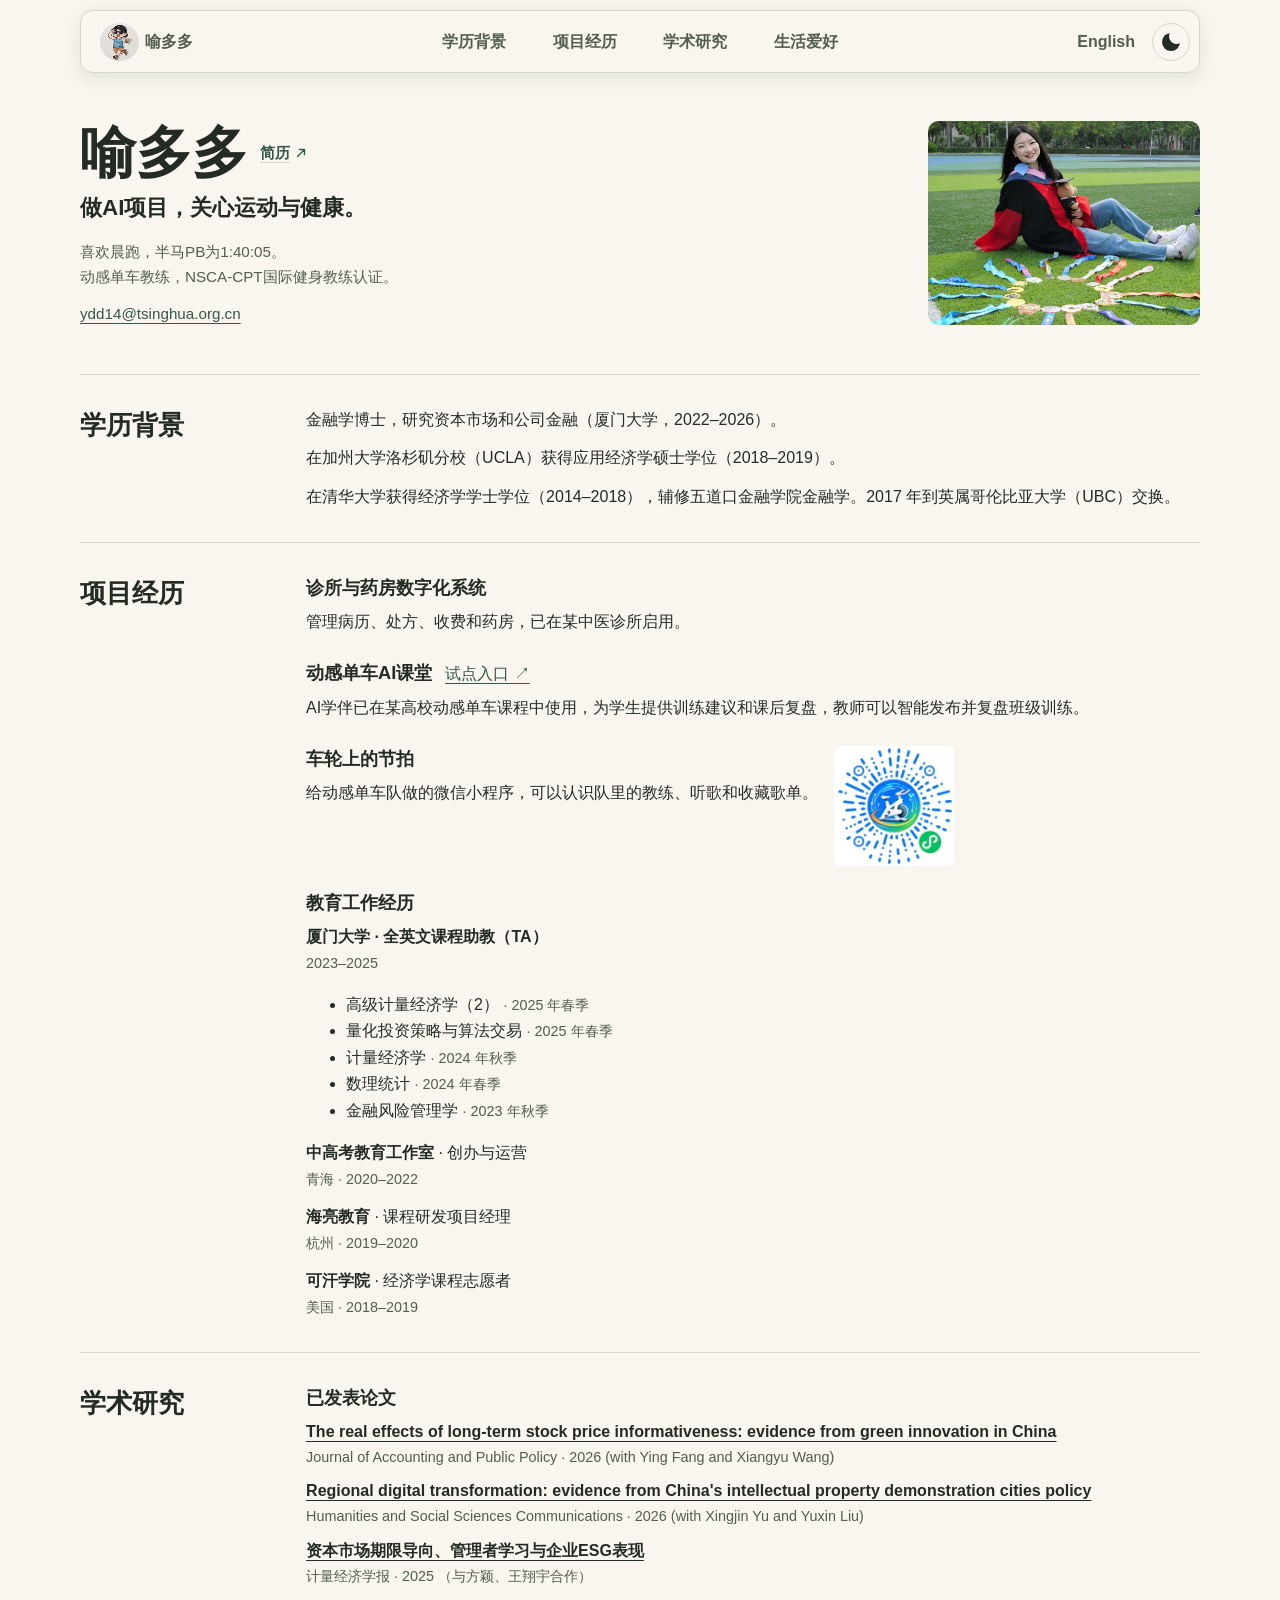
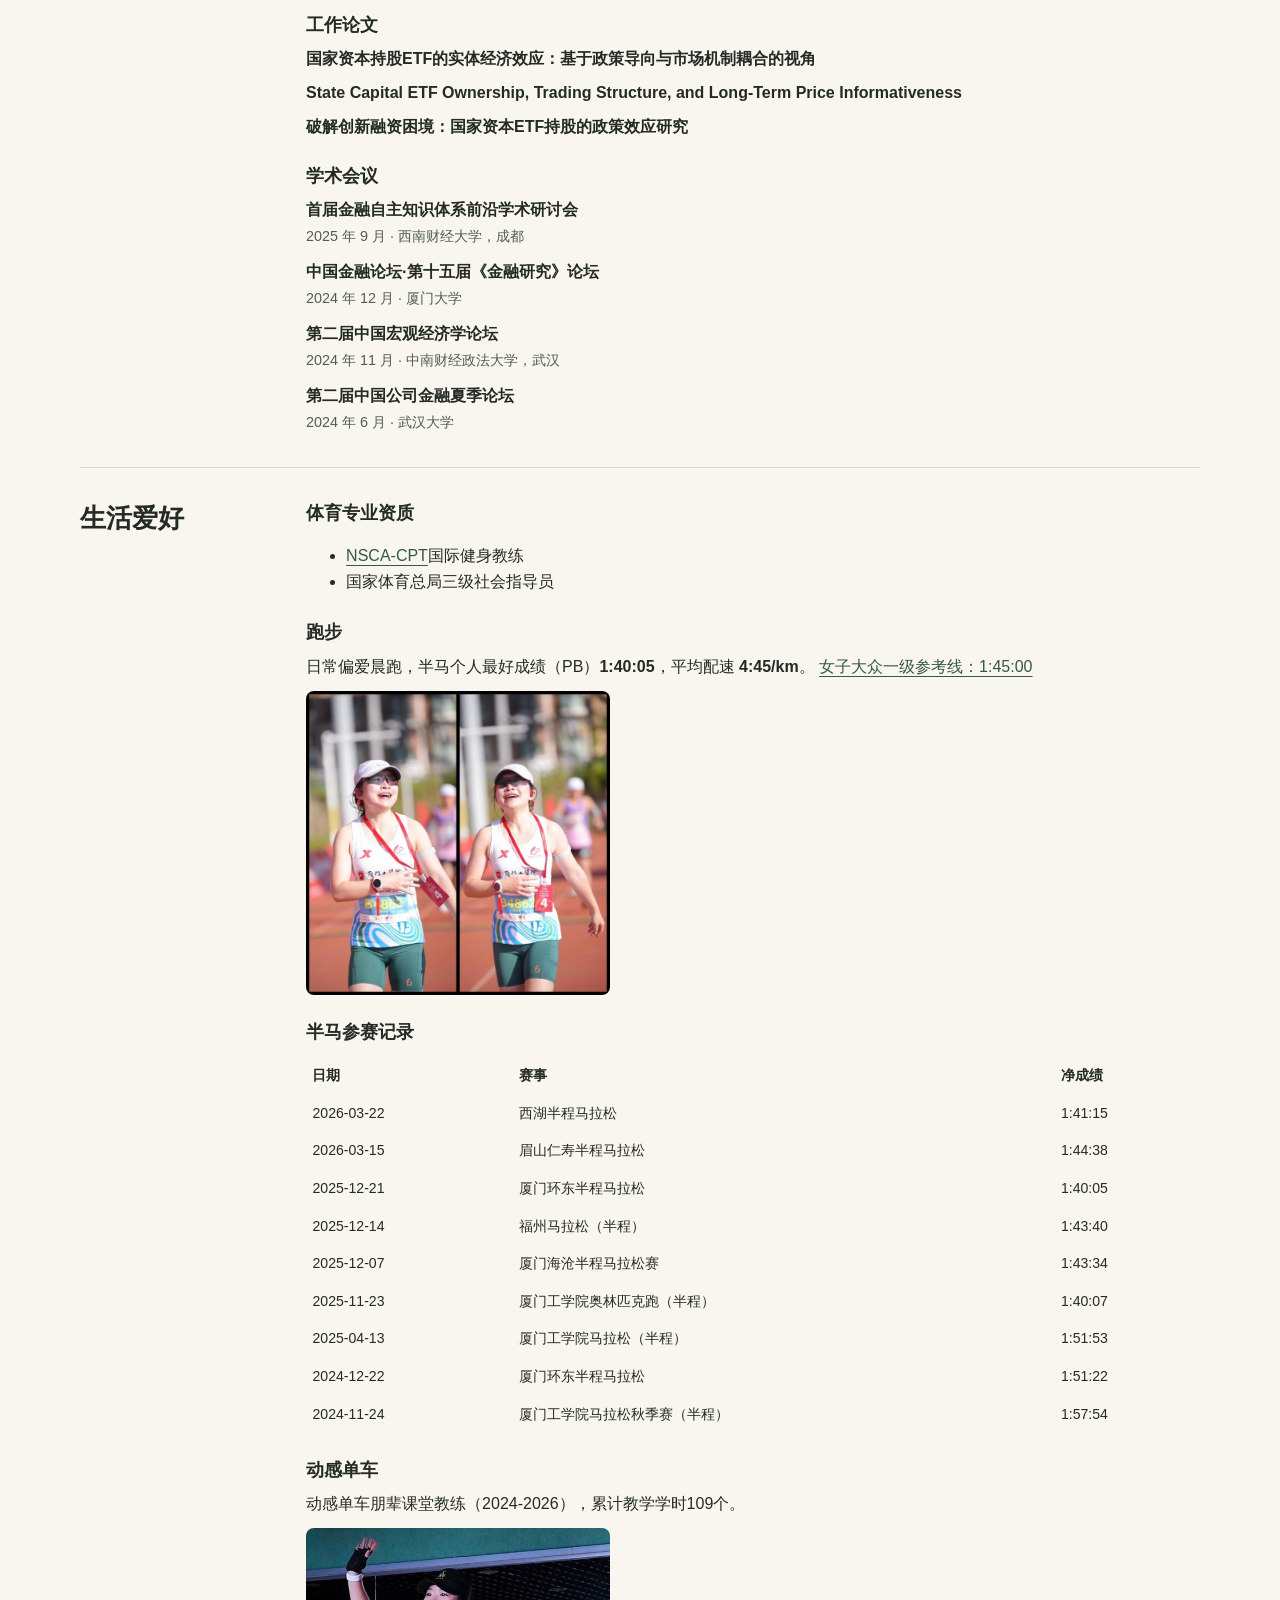
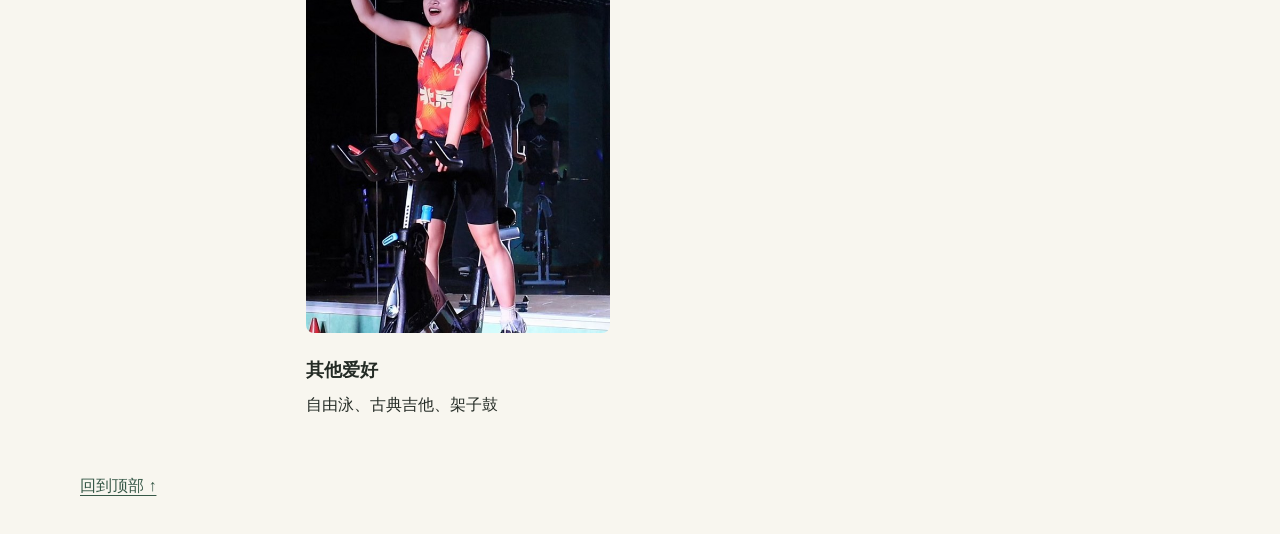
<file: index.html>
<!doctype html>
<html lang="zh-CN">
<meta charset="utf-8">
<meta name="viewport" content="width=device-width,initial-scale=1">
<title>喻多多（Duoduo Yu）｜个人主页</title>
<meta name="description" content="喻多多的个人主页。研究资本市场与公司金融，记录动感单车 AI 课堂、诊所与药房数字化系统，以及跑步和运动经历。">
<link rel="canonical" href="https://duoduoyu18.github.io/">
<link rel="alternate" hreflang="zh-CN" href="https://duoduoyu18.github.io/">
<link rel="alternate" hreflang="en" href="https://duoduoyu18.github.io/en.html">
<link rel="alternate" hreflang="x-default" href="https://duoduoyu18.github.io/">
<script type="application/ld+json">
{"@context":"https://schema.org","@type":"ProfilePage","url":"https://duoduoyu18.github.io/","mainEntity":{"@type":"Person","@id":"https://duoduoyu18.github.io/#duoduo-yu","name":"喻多多","alternateName":"Duoduo Yu","url":"https://duoduoyu18.github.io/"}}
</script>
<link rel="icon" type="image/png" sizes="64x64" href="assets/favicon.png">
<link rel="stylesheet" href="style.css?v=record-layout">
<script src="theme.js"></script>
<header><nav aria-label="主页导航"><a class="nav-name" href="#"><img class="nav-avatar" src="assets/avatar.jpg?v=b6f918be05" alt="" width="26" height="26">喻多多</a><div class="nav-links"><a href="#education">学历背景</a><a href="#projects">项目经历</a><a href="#research">学术研究</a><a href="#life">生活爱好</a>
  </div><div class="nav-controls"><a class="language-switch" href="en.html" hreflang="en" lang="en">English</a><button type="button" id="theme" aria-label="深色模式" aria-pressed="false" title="切换深浅外观"><span class="theme-icon" aria-hidden="true"></span></button></div>
</nav></header>
<main>
  <div class="hero"><div><div class="hero-intro"><div class="hero-heading"><h1>喻多多</h1><a class="cv-link" href="assets/DuoduoYu-CV-Full.pdf?v=97f9477d3b"><span>简历</span><svg aria-hidden="true" viewBox="0 0 16 16" width="14" height="14" fill="none" stroke="currentColor" stroke-width="1.5" stroke-linecap="round" stroke-linejoin="round"><path d="M4 12 12 4M6 4h6v6"/></svg></a></div>
    <p class="hero-tagline">做AI项目，关心运动与健康。</p></div>
    <p class="hero-note">喜欢晨跑，半马PB为1:40:05。<br><span class="hero-credential">动感单车教练，NSCA-CPT<span class="credential-name">国际健身教练认证。</span></span></p>
    <div class="hero-links"><a href="mailto:ydd14@tsinghua.org.cn">ydd14@tsinghua.org.cn</a></div></div><img src="assets/portrait.jpg?v=8b09a6f9ad" width="1080" height="810" fetchpriority="high" alt="喻多多的肖像"></div>
  <section id="education">
    <h2>学历背景</h2><div class="section-content">
    <div class="education-list">
      <p>金融学博士，研究资本市场和公司金融（厦门大学，2022–2026）。</p>
      <p>在加州大学洛杉矶分校（UCLA）获得应用经济学硕士学位（2018–2019）。</p>
      <p>在清华大学获得经济学学士学位（2014–2018），辅修五道口金融学院金融学。2017 年到英属哥伦比亚大学（UBC）交换。</p>
    </div></div>
  </section>
  <section id="projects">
    <h2>项目经历</h2><div class="section-content">
    <article><h3>诊所与药房数字化系统</h3><p>管理病历、处方、收费和药房，已在某中医诊所启用。</p></article>
    <article><div class="project-heading"><h3>动感单车AI课堂</h3><a href="https://pilot.chuangnh.cn/pilot">试点入口 ↗</a></div><p>AI学伴已在某高校动感单车课程中使用，为学生提供训练建议和课后复盘，教师可以智能发布并复盘班级训练。</p></article>
    <article class="mini-project"><div><h3>车轮上的节拍</h3><p>给动感单车队做的微信小程序，可以认识队里的教练、听歌和收藏歌单。</p></div><img class="mini-code" src="assets/cycling-code.jpg" alt="车轮上的节拍微信小程序码" width="258" height="258" loading="lazy" decoding="async"></article>
    <div class="subsection"><h3>教育工作经历</h3>
      <p class="record"><strong>厦门大学 · 全英文课程助教（TA）</strong><span class="meta"><span class="record-date">2023–2025</span></span></p>
      <ul>
        <li>高级计量经济学（2） <span class="meta">· 2025 年春季</span></li>
        <li>量化投资策略与算法交易 <span class="meta">· 2025 年春季</span></li>
        <li>计量经济学 <span class="meta">· 2024 年秋季</span></li>
        <li>数理统计 <span class="meta">· 2024 年春季</span></li>
        <li>金融风险管理学 <span class="meta">· 2023 年秋季</span></li>
      </ul>
      <p class="record"><strong>中高考教育工作室</strong> · 创办与运营<span class="meta">青海 · <span class="record-date">2020–2022</span></span></p>
      <p class="record"><strong>海亮教育</strong> · 课程研发项目经理<span class="meta">杭州 · <span class="record-date">2019–2020</span></span></p>
      <p class="record"><strong>可汗学院</strong> · 经济学课程志愿者<span class="meta">美国 · <span class="record-date">2018–2019</span></span></p>
    </div></div>
  </section>
  <section id="research">
    <h2>学术研究</h2><div class="section-content">
    <div class="research-group"><h3>已发表论文</h3>
    <article class="research-entry"><p class="paper-title"><a href="https://doi.org/10.1016/j.jaccpubpol.2026.107481">The real effects of long-term stock price informativeness: evidence from green innovation in China</a></p><p class="meta">Journal of Accounting and Public Policy · 2026 (with Ying Fang and Xiangyu Wang)</p></article>
    <article class="research-entry"><p class="paper-title"><a href="https://doi.org/10.1057/s41599-026-08587-w">Regional digital transformation: evidence from China's intellectual property demonstration cities policy</a></p><p class="meta">Humanities and Social Sciences Communications · 2026 (with Xingjin Yu and Yuxin Liu)</p></article>
    <article class="research-entry"><p class="paper-title"><a href="https://doi.org/10.12012/CJoE2025-0323">资本市场期限导向、管理者学习与企业ESG表现</a></p><p class="meta">计量经济学报 · 2025 （与方颖、王翔宇合作）</p></article>
    </div>
    <div class="subsection research-group"><h3>工作论文</h3><p class="paper-title">国家资本持股ETF的实体经济效应：基于政策导向与市场机制耦合的视角</p><p class="paper-title">State Capital ETF Ownership, Trading Structure, and Long-Term Price Informativeness</p><p class="paper-title">破解创新融资困境：国家资本ETF持股的政策效应研究</p></div>
    <div class="subsection research-group conference-list"><h3>学术会议</h3>
      <p class="record"><strong>首届金融自主知识体系前沿学术研讨会</strong><span class="meta"><span class="record-date">2025 年 9 月</span> · 西南财经大学，成都</span></p>
      <p class="record"><strong>中国金融论坛·第十五届《金融研究》论坛</strong><span class="meta"><span class="record-date">2024 年 12 月</span> · 厦门大学</span></p>
      <p class="record"><strong>第二届中国宏观经济学论坛</strong><span class="meta"><span class="record-date">2024 年 11 月</span> · 中南财经政法大学，武汉</span></p>
      <p class="record"><strong>第二届中国公司金融夏季论坛</strong><span class="meta"><span class="record-date">2024 年 6 月</span> · 武汉大学</span></p>
    </div></div>
  </section>
  <section id="life">
    <h2>生活爱好</h2><div class="section-content">
    <article><h3>体育专业资质</h3><ul><li><a href="https://nsca.com.cn/certifications">NSCA-CPT</a>国际健身教练</li><li>国家体育总局三级社会指导员</li></ul></article>
    <article><h3>跑步</h3><p>日常偏爱晨跑，半马个人最好成绩（PB）<strong>1:40:05</strong>，平均配速 <strong>4:45/km</strong>。 <a href="https://www.gagarun.com/zh/blog/half-marathon-average-time-by-age-chart#:~:text=%E5%A5%B3%E5%AD%90%E7%B2%BE%E8%8B%B1%E7%BA%A7">女子大众一级参考线：1:45:00</a></p><img class="activity-photo" src="assets/running.jpg?v=bd28b803ec" alt="喻多多在半马赛场" width="760" height="760" loading="lazy" decoding="async">
    <div class="subsection"><h3>半马参赛记录</h3><table><thead><tr><th>日期</th><th>赛事</th><th>净成绩</th></tr></thead><tbody>
    <tr><td>2026-03-22</td><td>西湖半程马拉松</td><td>1:41:15</td></tr>
    <tr><td>2026-03-15</td><td>眉山仁寿半程马拉松</td><td>1:44:38</td></tr>
    <tr><td>2025-12-21</td><td>厦门环东半程马拉松</td><td>1:40:05</td></tr>
    <tr><td>2025-12-14</td><td>福州马拉松（半程）</td><td>1:43:40</td></tr>
    <tr><td>2025-12-07</td><td>厦门海沧半程马拉松赛</td><td>1:43:34</td></tr>
    <tr><td>2025-11-23</td><td>厦门工学院奥林匹克跑（半程）</td><td>1:40:07</td></tr>
    <tr><td>2025-04-13</td><td>厦门工学院马拉松（半程）</td><td>1:51:53</td></tr>
    <tr><td>2024-12-22</td><td>厦门环东半程马拉松</td><td>1:51:22</td></tr>
    <tr><td>2024-11-24</td><td>厦门工学院马拉松秋季赛（半程）</td><td>1:57:54</td></tr>
    </tbody></table></div></article>
    <article><h3>动感单车</h3><p>动感单车朋辈课堂教练（2024-2026），累计教学学时109个。</p><img class="activity-photo" src="assets/cycling.jpg?v=d83d3caaaf" alt="喻多多带领动感单车课" width="570" height="760" loading="lazy" decoding="async"></article>
    <article><h3>其他爱好</h3><p>自由泳、古典吉他、架子鼓</p></article></div>
  </section>
</main>
<footer><a href="#">回到顶部 ↑</a></footer>
</html>
</file>
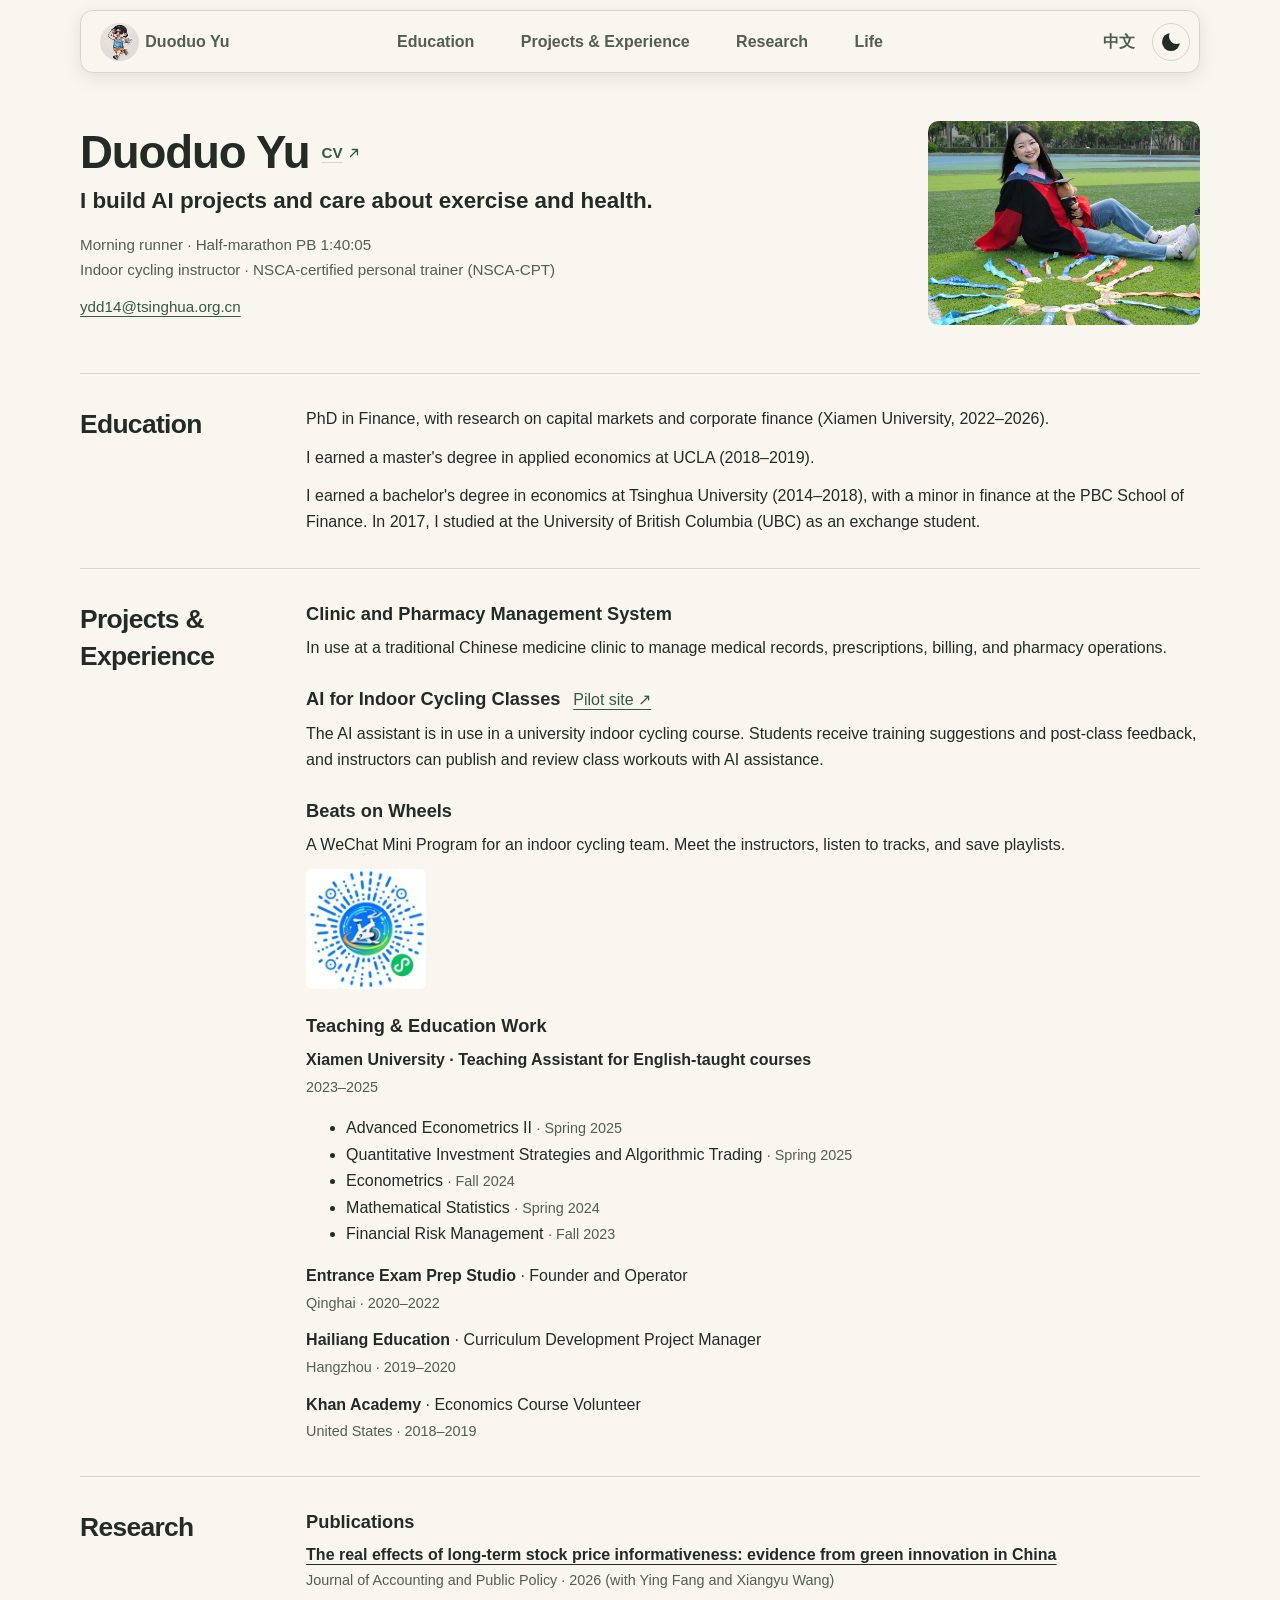
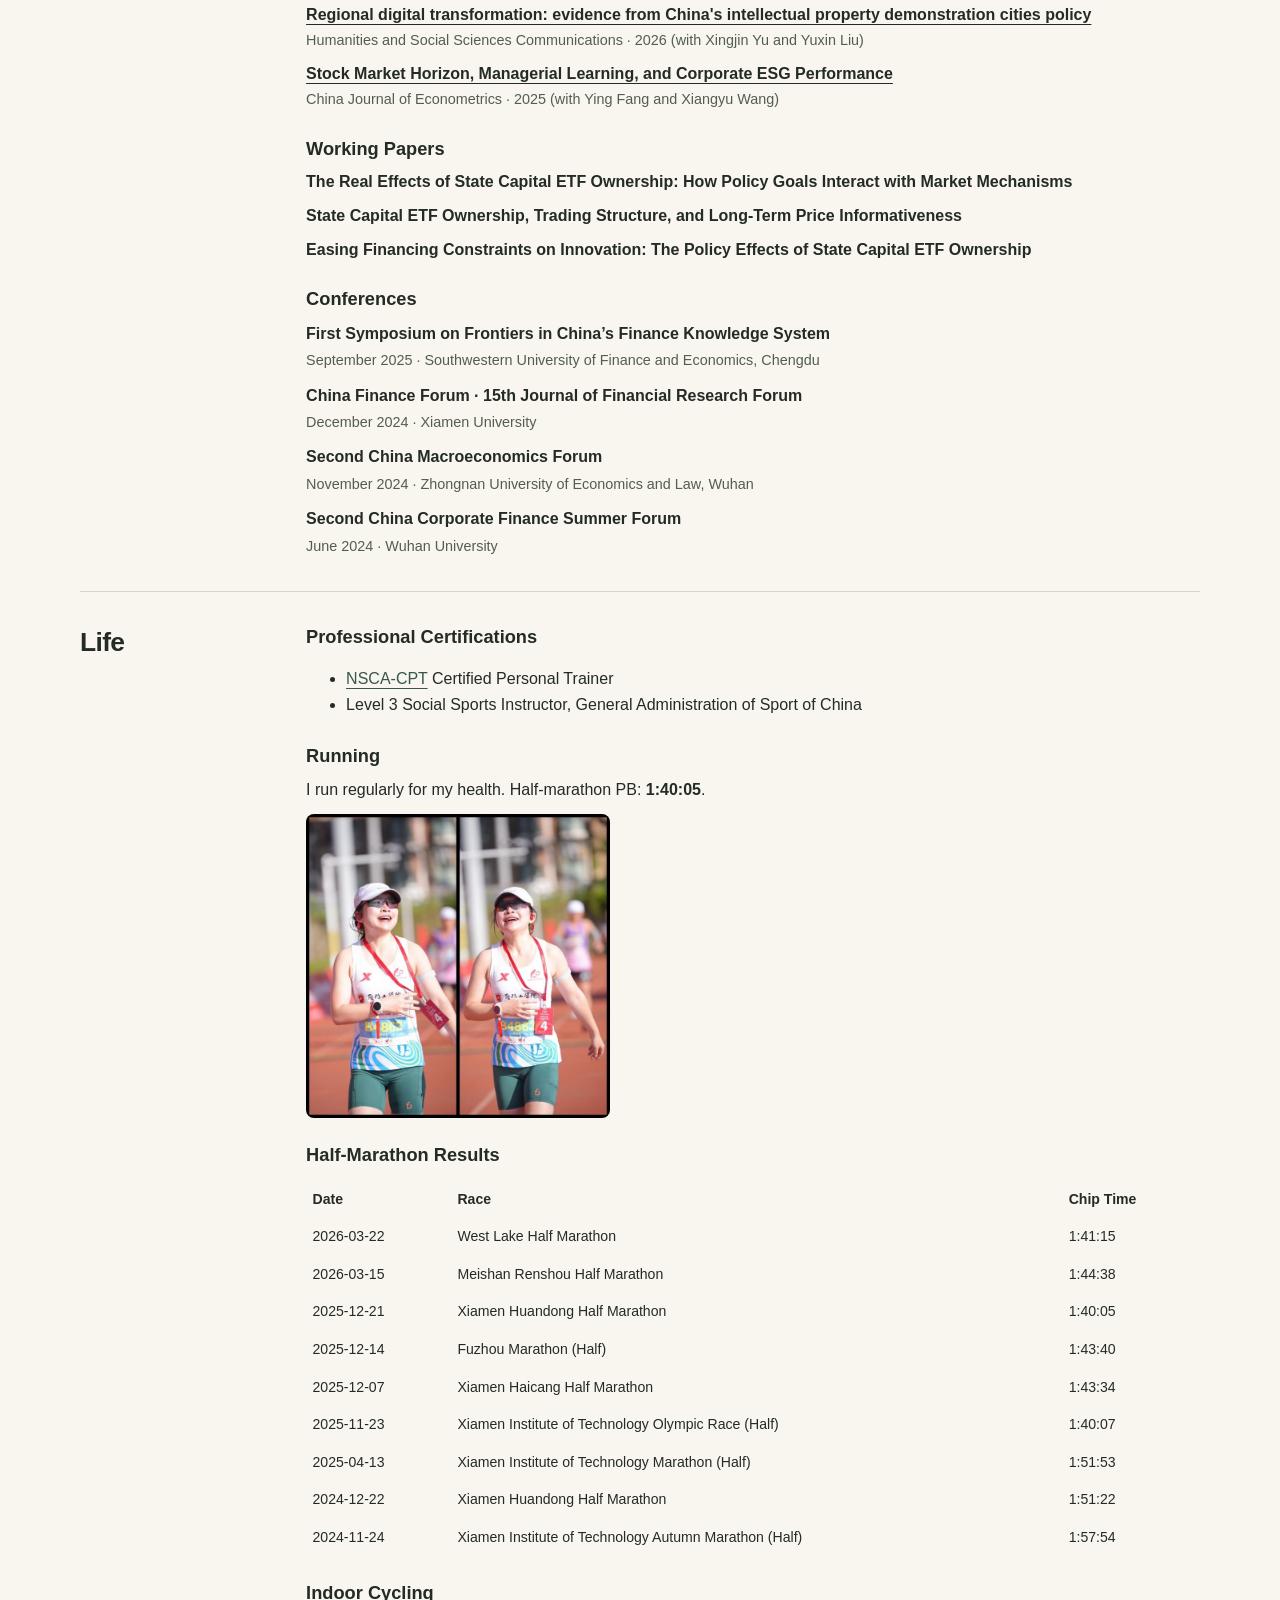
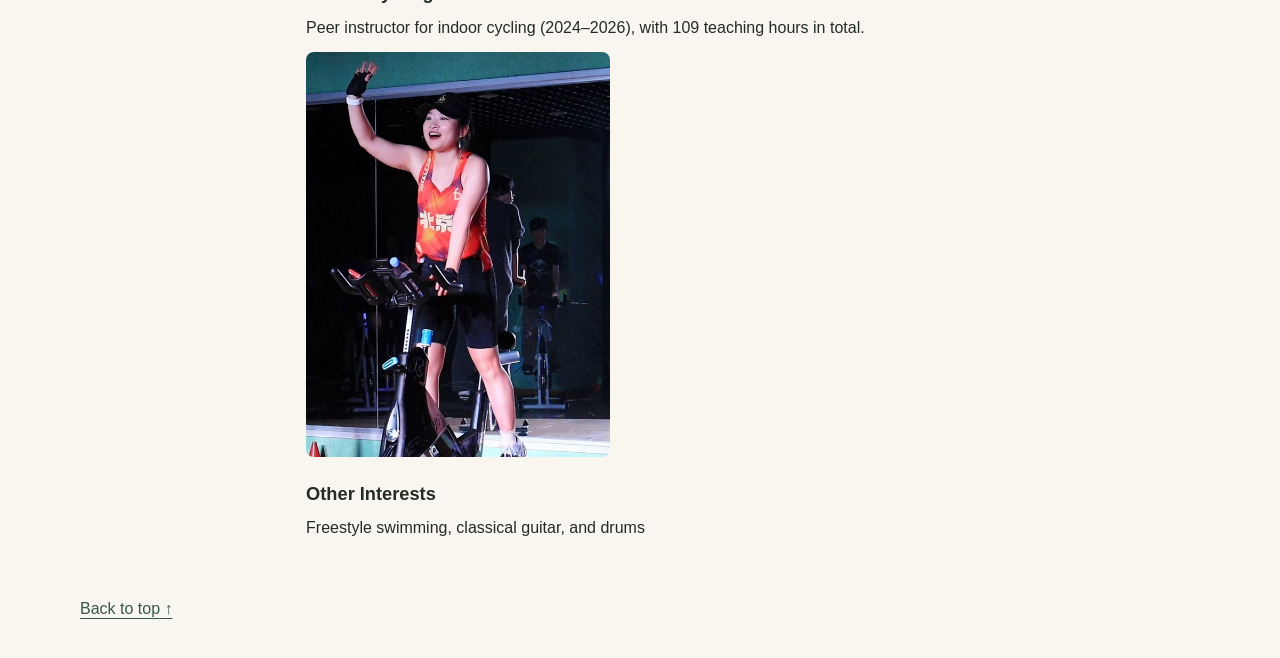
<file: en.html>
<!doctype html>
<html lang="en">
<meta charset="utf-8">
<meta name="viewport" content="width=device-width,initial-scale=1">
<title>Duoduo Yu (喻多多) | Personal Website</title>
<meta name="description" content="Personal website of Duoduo Yu (喻多多), covering finance research, AI and software projects, and running.">
<link rel="canonical" href="https://duoduoyu18.github.io/en.html">
<link rel="alternate" hreflang="zh-CN" href="https://duoduoyu18.github.io/">
<link rel="alternate" hreflang="en" href="https://duoduoyu18.github.io/en.html">
<link rel="alternate" hreflang="x-default" href="https://duoduoyu18.github.io/">
<script type="application/ld+json">
{"@context":"https://schema.org","@type":"ProfilePage","url":"https://duoduoyu18.github.io/en.html","mainEntity":{"@type":"Person","@id":"https://duoduoyu18.github.io/#duoduo-yu","name":"喻多多","alternateName":"Duoduo Yu","url":"https://duoduoyu18.github.io/"}}
</script>
<link rel="icon" type="image/png" sizes="64x64" href="assets/favicon.png">
<link rel="stylesheet" href="style.css?v=record-layout">
<script src="theme.js"></script>
<header><nav aria-label="Main navigation"><a class="nav-name" href="#"><img class="nav-avatar" src="assets/avatar.jpg?v=b6f918be05" alt="" width="26" height="26">Duoduo Yu</a><div class="nav-links"><a href="#education">Education</a><a href="#projects">Projects & Experience</a><a href="#research">Research</a><a href="#life">Life</a>
  </div><div class="nav-controls"><a class="language-switch" href="index.html" hreflang="zh-CN" lang="zh-CN">中文</a><button type="button" id="theme" aria-label="Dark mode" aria-pressed="false" title="Toggle color theme"><span class="theme-icon" aria-hidden="true"></span></button></div>
</nav></header>
<main>
  <div class="hero"><div><div class="hero-intro"><div class="hero-heading"><h1>Duoduo Yu</h1><a class="cv-link" href="assets/DuoduoYu-CV-Full.pdf?v=97f9477d3b"><span>CV</span><svg aria-hidden="true" viewBox="0 0 16 16" width="14" height="14" fill="none" stroke="currentColor" stroke-width="1.5" stroke-linecap="round" stroke-linejoin="round"><path d="M4 12 12 4M6 4h6v6"/></svg></a></div>
    <p class="hero-tagline">I build AI projects and care about exercise and health.</p></div>
    <p class="hero-note">Morning runner · Half-marathon PB 1:40:05<br>Indoor cycling instructor · NSCA-certified personal trainer (NSCA-CPT)</p>
    <div class="hero-links"><a href="mailto:ydd14@tsinghua.org.cn">ydd14@tsinghua.org.cn</a></div></div><img src="assets/portrait.jpg?v=8b09a6f9ad" width="1080" height="810" fetchpriority="high" alt="Portrait of Duoduo Yu"></div>
  <section id="education">
    <h2>Education</h2><div class="section-content">
    <div class="education-list">
      <p>PhD in Finance, with research on capital markets and corporate finance (Xiamen University, 2022–2026).</p>
      <p>I earned a master's degree in applied economics at UCLA (2018–2019).</p>
      <p>I earned a bachelor's degree in economics at Tsinghua University (2014–2018), with a minor in finance at the PBC School of Finance. In 2017, I studied at the University of British Columbia (UBC) as an exchange student.</p>
    </div></div>
  </section>
  <section id="projects">
    <h2>Projects & Experience</h2><div class="section-content">
    <article><h3>Clinic and Pharmacy Management System</h3><p>In use at a traditional Chinese medicine clinic to manage medical records, prescriptions, billing, and pharmacy operations.</p></article>
    <article><div class="project-heading"><h3>AI for Indoor Cycling Classes</h3><a href="https://pilot.chuangnh.cn/pilot">Pilot site ↗</a></div><p>The AI assistant is in use in a university indoor cycling course. Students receive training suggestions and post-class feedback, and instructors can publish and review class workouts with AI assistance.</p></article>
    <article class="mini-project"><div><h3>Beats on Wheels</h3><p>A WeChat Mini Program for an indoor cycling team. Meet the instructors, listen to tracks, and save playlists.</p></div><img class="mini-code" src="assets/cycling-code.jpg" alt="WeChat Mini Program code for Beats on Wheels" width="258" height="258" loading="lazy" decoding="async"></article>
    <div class="subsection"><h3>Teaching & Education Work</h3>
      <p class="record"><strong>Xiamen University · Teaching Assistant for English-taught courses</strong><span class="meta"><span class="record-date">2023–2025</span></span></p>
      <ul>
        <li>Advanced Econometrics II <span class="meta">· Spring 2025</span></li>
        <li>Quantitative Investment Strategies and Algorithmic Trading <span class="meta">· Spring 2025</span></li>
        <li>Econometrics <span class="meta">· Fall 2024</span></li>
        <li>Mathematical Statistics <span class="meta">· Spring 2024</span></li>
        <li>Financial Risk Management <span class="meta">· Fall 2023</span></li>
      </ul>
      <p class="record"><strong>Entrance Exam Prep Studio</strong> · Founder and Operator<span class="meta">Qinghai · <span class="record-date">2020–2022</span></span></p>
      <p class="record"><strong>Hailiang Education</strong> · Curriculum Development Project Manager<span class="meta">Hangzhou · <span class="record-date">2019–2020</span></span></p>
      <p class="record"><strong>Khan Academy</strong> · Economics Course Volunteer<span class="meta">United States · <span class="record-date">2018–2019</span></span></p>
    </div></div>
  </section>
  <section id="research">
    <h2>Research</h2><div class="section-content">
    <div class="research-group"><h3>Publications</h3>
    <article class="research-entry"><p class="paper-title"><a href="https://doi.org/10.1016/j.jaccpubpol.2026.107481">The real effects of long-term stock price informativeness: evidence from green innovation in China</a></p><p class="meta">Journal of Accounting and Public Policy · 2026 (with Ying Fang and Xiangyu Wang)</p></article>
    <article class="research-entry"><p class="paper-title"><a href="https://doi.org/10.1057/s41599-026-08587-w">Regional digital transformation: evidence from China's intellectual property demonstration cities policy</a></p><p class="meta">Humanities and Social Sciences Communications · 2026 (with Xingjin Yu and Yuxin Liu)</p></article>
    <article class="research-entry"><p class="paper-title"><a href="https://doi.org/10.12012/CJoE2025-0323">Stock Market Horizon, Managerial Learning, and Corporate ESG Performance</a></p><p class="meta">China Journal of Econometrics · 2025 (with Ying Fang and Xiangyu Wang)</p></article>
    </div>
    <div class="subsection research-group"><h3>Working Papers</h3><p class="paper-title">The Real Effects of State Capital ETF Ownership: How Policy Goals Interact with Market Mechanisms</p><p class="paper-title">State Capital ETF Ownership, Trading Structure, and Long-Term Price Informativeness</p><p class="paper-title">Easing Financing Constraints on Innovation: The Policy Effects of State Capital ETF Ownership</p></div>
    <div class="subsection research-group conference-list"><h3>Conferences</h3>
      <p class="record"><strong>First Symposium on Frontiers in China’s Finance Knowledge System</strong><span class="meta"><span class="record-date">September 2025</span> · Southwestern University of Finance and Economics, Chengdu</span></p>
      <p class="record"><strong>China Finance Forum · 15th Journal of Financial Research Forum</strong><span class="meta"><span class="record-date">December 2024</span> · Xiamen University</span></p>
      <p class="record"><strong>Second China Macroeconomics Forum</strong><span class="meta"><span class="record-date">November 2024</span> · Zhongnan University of Economics and Law, Wuhan</span></p>
      <p class="record"><strong>Second China Corporate Finance Summer Forum</strong><span class="meta"><span class="record-date">June 2024</span> · Wuhan University</span></p>
    </div></div>
  </section>
  <section id="life">
    <h2>Life</h2><div class="section-content">
    <article><h3>Professional Certifications</h3><ul><li><a href="https://nsca.com.cn/certifications">NSCA-CPT</a> Certified Personal Trainer</li><li>Level 3 Social Sports Instructor, General Administration of Sport of China</li></ul></article>
    <article><h3>Running</h3><p>I run regularly for my health. Half-marathon PB: <strong>1:40:05</strong>.</p><img class="activity-photo" src="assets/running.jpg?v=bd28b803ec" alt="Duoduo Yu at a half marathon" width="760" height="760" loading="lazy" decoding="async">
    <div class="subsection"><h3>Half-Marathon Results</h3><table><thead><tr><th>Date</th><th>Race</th><th>Chip Time</th></tr></thead><tbody>
    <tr><td>2026-03-22</td><td>West Lake Half Marathon</td><td>1:41:15</td></tr>
    <tr><td>2026-03-15</td><td>Meishan Renshou Half Marathon</td><td>1:44:38</td></tr>
    <tr><td>2025-12-21</td><td>Xiamen Huandong Half Marathon</td><td>1:40:05</td></tr>
    <tr><td>2025-12-14</td><td>Fuzhou Marathon (Half)</td><td>1:43:40</td></tr>
    <tr><td>2025-12-07</td><td>Xiamen Haicang Half Marathon</td><td>1:43:34</td></tr>
    <tr><td>2025-11-23</td><td>Xiamen Institute of Technology Olympic Race (Half)</td><td>1:40:07</td></tr>
    <tr><td>2025-04-13</td><td>Xiamen Institute of Technology Marathon (Half)</td><td>1:51:53</td></tr>
    <tr><td>2024-12-22</td><td>Xiamen Huandong Half Marathon</td><td>1:51:22</td></tr>
    <tr><td>2024-11-24</td><td>Xiamen Institute of Technology Autumn Marathon (Half)</td><td>1:57:54</td></tr>
    </tbody></table></div></article>
    <article><h3>Indoor Cycling</h3><p>Peer instructor for indoor cycling (2024–2026), with 109 teaching hours in total.</p><img class="activity-photo" src="assets/cycling.jpg?v=d83d3caaaf" alt="Duoduo Yu leading an indoor cycling class" width="570" height="760" loading="lazy" decoding="async"></article>
    <article><h3>Other Interests</h3><p>Freestyle swimming, classical guitar, and drums</p></article></div>
  </section>
</main>
<footer><a href="#">Back to top ↑</a></footer>
</html>
</file>
<file: style.css>
:root{color-scheme:light;--space-line:.5rem;--space-paragraph:.75rem;--space-group:1.5rem;--reading-leading:1.65;--bg:#f8f6ef;--ink:#242b25;--muted:#535d51;--line:#d4d8cc;--link:#365847}
:root[data-theme=dark]{color-scheme:dark;--bg:#1b211c;--ink:#f0eee4;--muted:#bcc5b8;--line:#444e43;--link:#accdb7}
*{box-sizing:border-box}
body{margin:0 auto;padding:0 clamp(1rem,5vw,3rem);max-width:62rem;background:var(--bg);color:var(--ink);font:1rem/var(--reading-leading) Inter,"Microsoft YaHei",sans-serif}
a{color:var(--link);text-underline-offset:.23em}
:focus-visible{outline:2px solid var(--link);outline-offset:4px}
nav,footer,.section-head{display:flex;align-items:center;gap:.75rem 1.4rem;flex-wrap:wrap}
nav{padding:.55rem 0;border-bottom:1px solid var(--line)}
nav a{text-decoration:none}
button#theme{margin-left:auto;color:var(--ink);background:transparent;font:inherit;font-size:1.2rem;border:1px solid var(--line);border-radius:50%;width:var(--nav-icon-size);height:var(--nav-icon-size);cursor:pointer}
.hero{display:flex;align-items:center;justify-content:space-between;gap:1.5rem;padding:clamp(1.5rem,4vw,3rem) 0}
h1,h2{font-family:"Songti SC",SimSun,serif}
h1{margin:0;font-size:clamp(2rem,4vw,2.85rem);line-height:1.15}
.hero img{display:block;width:clamp(8rem,30vw,17rem);height:auto;border-radius:.65rem}
section{border-top:1px solid var(--line)}
h2{font-size:1.65rem;margin:0 0 .75rem}
.section-head{justify-content:space-between;margin-bottom:1rem}
.section-head h2{margin:0}
article{padding:0}
h3{margin:0;font-size:1.14rem;line-height:1.45;color:var(--ink)}
p{margin:var(--space-line) 0 0;max-width:65ch}
.meta{color:var(--muted);font-size:.9rem}
.subsection{margin-top:var(--space-group)}
table{width:100%;border-collapse:collapse;font-size:.88rem;margin-top:.75rem;font-variant-numeric:tabular-nums}
td,th{text-align:left;padding:.45rem .4rem}
td:first-child,td:last-child{white-space:nowrap}
footer{justify-content:space-between;padding:1.4rem 0 2.2rem}
@media(max-width:480px){nav{gap:.55rem .75rem;font-size:.86rem}.hero{gap:.75rem}td,th{padding:.4rem .2rem}}


#theme{display:grid;place-items:center}
.theme-icon{display:block;position:relative;width:1.12rem;height:1.12rem;border-radius:50%;background:currentColor}
:root:not([data-theme=dark]) .theme-icon::after{content:"";position:absolute;width:.94rem;height:.94rem;border-radius:50%;top:-.21rem;right:-.24rem;background:var(--bg)}
:root[data-theme=dark] .theme-icon{width:.68rem;height:.68rem;box-shadow:0 -.65rem 0 -.23rem,0 .65rem 0 -.23rem,.65rem 0 0 -.23rem,-.65rem 0 0 -.23rem,.46rem .46rem 0 -.23rem,-.46rem .46rem 0 -.23rem,.46rem -.46rem 0 -.23rem,-.46rem -.46rem 0 -.23rem}
.subsection h3 + p{margin-top:var(--space-line)}
.subsection p + p{margin-top:var(--space-paragraph)}
.paper-title{font-size:1rem;font-weight:600;line-height:1.5}

nav{gap:.25rem .4rem}
nav a{display:inline-flex;align-items:center;min-height:2.5rem;padding:.35rem .65rem;border-radius:.4rem;color:var(--muted);font-weight:600;transition:background-color .15s,color .15s}
nav a:hover,nav a:focus-visible,button#theme:hover,button#theme:focus-visible{background:color-mix(in srgb,var(--link) 12%,var(--bg));color:var(--link)}

.research-group{margin-top:1.5rem}
.research-group h3{margin-bottom:.55rem}
.research-group .paper-title{font-weight:600;margin:.4rem 0}
@media(max-width:480px){nav a{padding-inline:.42rem;min-height:2.4rem}nav{gap:.15rem .2rem}}
@media(prefers-reduced-motion:reduce){nav a{transition:none}}

.education-list{display:grid;gap:var(--space-paragraph);max-width:42rem}

.paper-title a{color:inherit}.paper-title a:hover,.paper-title a:focus-visible{color:var(--link)}

.project-heading{display:flex;align-items:baseline;flex-wrap:wrap;gap:.15rem .8rem}.project-heading a{font-size:1rem;text-decoration-skip-ink:none}
.hero-links,.hero-note{font-size:.95rem}
.hero>div{display:grid;gap:var(--space-paragraph);min-width:0}
.hero-intro{display:grid;gap:.25rem}.hero-links a{overflow-wrap:anywhere}
.mini-project{display:flex;align-items:flex-start;gap:.65rem 1rem;flex-wrap:wrap}
.mini-code{width:7.5rem;height:auto;border-radius:.35rem}
#research .research-group h3{color:var(--ink);margin:0 0 .75rem}
#research .research-group>:not(h3){margin:0;padding:0}
#research .research-group>:not(h3)+:not(h3){margin-top:.62rem}
#research .research-entry p{margin:0}
#research .paper-title{line-height:1.5}
#research .research-entry .meta{margin-top:.12rem}

header{position:sticky;top:.65rem;z-index:5;padding:0;margin:.65rem 0 0;border:1px solid var(--line);border-radius:.8rem;background:var(--bg);box-shadow:0 5px 18px #17231c19}
nav{padding:.35rem .55rem;border-bottom:0}
main section{scroll-margin-top:6.5rem}
.hero-links a{text-decoration-skip-ink:none;text-underline-offset:.29em}
#research .research-group + .research-group{margin-top:var(--space-group)}
#research .research-group h3{font-weight:700;margin-bottom:var(--space-line)}
.education-list p{margin:0}
@media(max-width:480px){header{top:.35rem}nav{padding:.25rem .35rem}main section{scroll-margin-top:7rem}}
body{max-width:76rem}
main>section{display:grid;grid-template-columns:minmax(8rem,.21fr) minmax(0,1fr);gap:clamp(1.3rem,3vw,3.2rem);align-items:start;padding-block:clamp(1.5rem,3vw,2rem)}
main>section>h2{margin:0;line-height:1.4}
.section-content{min-width:0;overflow-wrap:anywhere}
.section-content p,.section-content .education-list{max-width:none}
.section-content>article+article{margin-top:var(--space-group)}
.section-content>.research-group:first-child{margin-top:0}
.hero-links a,.section-content li a{text-decoration-skip-ink:none}
@media(max-width:700px){main>section{grid-template-columns:minmax(0,1fr);gap:var(--space-paragraph)}}
nav .language-switch{margin-left:auto}
nav .language-switch+#theme{margin-left:0}
.hero-note{max-width:none;margin:0;color:var(--muted)}
.hero-heading{display:flex;align-items:center;flex-wrap:wrap;gap:.35rem .75rem}
.cv-link{
  display:inline-flex;align-items:center;gap:.25rem;min-height:2.75rem;
  font-size:.95rem;font-weight:650;line-height:1.2;text-decoration:none;white-space:nowrap
}
.cv-link span{text-decoration:underline;text-underline-offset:.26em;text-decoration-color:var(--line)}
.cv-link:hover span,.cv-link:focus-visible span{text-decoration-color:currentColor}
html[lang=en] body,html[lang=en] h1,html[lang=en] h2{font-family:Inter,"Segoe UI",Arial,sans-serif}
html[lang=en] h1,html[lang=en] h2{letter-spacing:-.025em}
nav .nav-name{justify-self:start;font-weight:650;white-space:nowrap;margin-right:.35rem}


nav .nav-links,nav .nav-controls{display:flex;align-items:center;gap:inherit}
nav .nav-controls{margin-left:auto}
nav .language-switch{margin-left:0}
@media(max-width:850px){
  header nav{display:grid;grid-template-columns:minmax(0,1fr) auto;gap:.2rem .35rem}
  nav .nav-links{grid-area:2/1/3/-1;display:grid;grid-template-columns:repeat(4,minmax(0,1fr))}
  nav .nav-links a{justify-content:center;text-align:center;line-height:1.25;padding-inline:.18rem}
  nav .nav-controls{grid-area:1/2}
  main section{scroll-margin-top:8rem}
}
@media(max-width:380px){nav .nav-links a{font-size:.78rem}}
@media(min-width:851px){
  header nav{display:grid;grid-template-columns:1fr auto 1fr}
  nav .nav-name{justify-self:start}
}
@media(max-width:850px){
  nav .nav-links{width:94%;justify-self:center}
}
html[lang=zh-CN] h1{font-size:clamp(2.35rem,5vw,3.5rem)}

@media(min-width:851px){nav .nav-links{column-gap:clamp(.9rem,2vw,1.75rem)}}
@media(max-width:850px){nav .nav-links{width:100%;column-gap:.35rem;margin-top:.2rem}}
nav .nav-name{gap:.42rem}
.nav-avatar{display:block;width:var(--nav-icon-size);height:var(--nav-icon-size);border-radius:50%;object-fit:cover}
.activity-photo{display:block;width:min(100%,19rem);height:auto;margin-top:.65rem;border-radius:.5rem}
header nav{--nav-icon-size:2.4rem}
@media(max-width:480px){header nav{--nav-icon-size:2rem}}

.hero-tagline{max-width:none;margin:0;font-size:clamp(1.08rem,2vw,1.4rem);font-weight:650;line-height:1.4}
.hero-links,.hero-tagline,.hero-note{line-height:var(--reading-leading)}

@media(max-width:600px){
  .hero{flex-direction:column;align-items:flex-start;gap:1rem}
  .hero>div{width:100%}
  .hero img{width:min(100%,14rem)}
  .hero-tagline{font-size:1.08rem;text-wrap:balance}
}

.hero-credential{display:block;text-wrap:balance}
.credential-name{white-space:nowrap}

.record strong{font-weight:600}
.record-detail,.record>.meta{display:block}
.record>.meta{margin-top:.12rem}
.record-date{white-space:nowrap}
.section-content li .meta{display:inline-block}
@media(max-width:700px){
  .mini-project{flex-direction:column}
}
</file>
